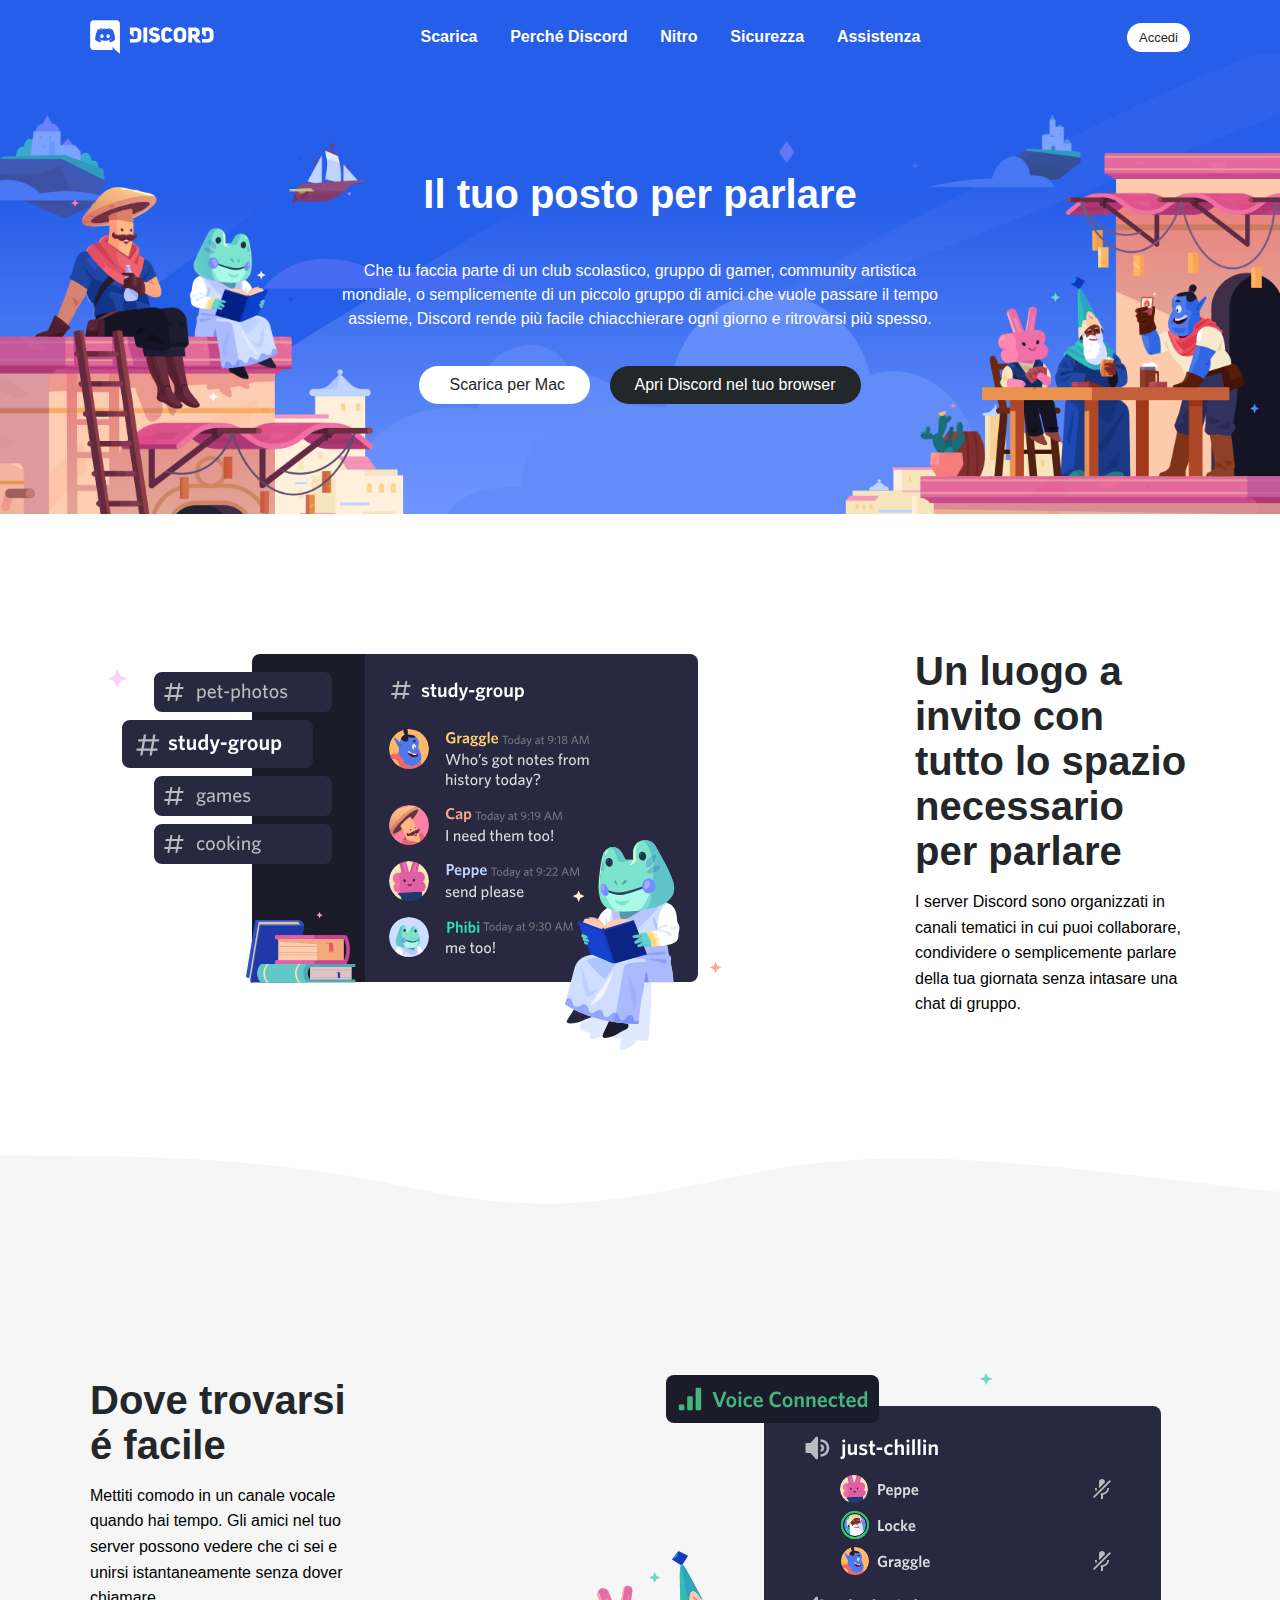
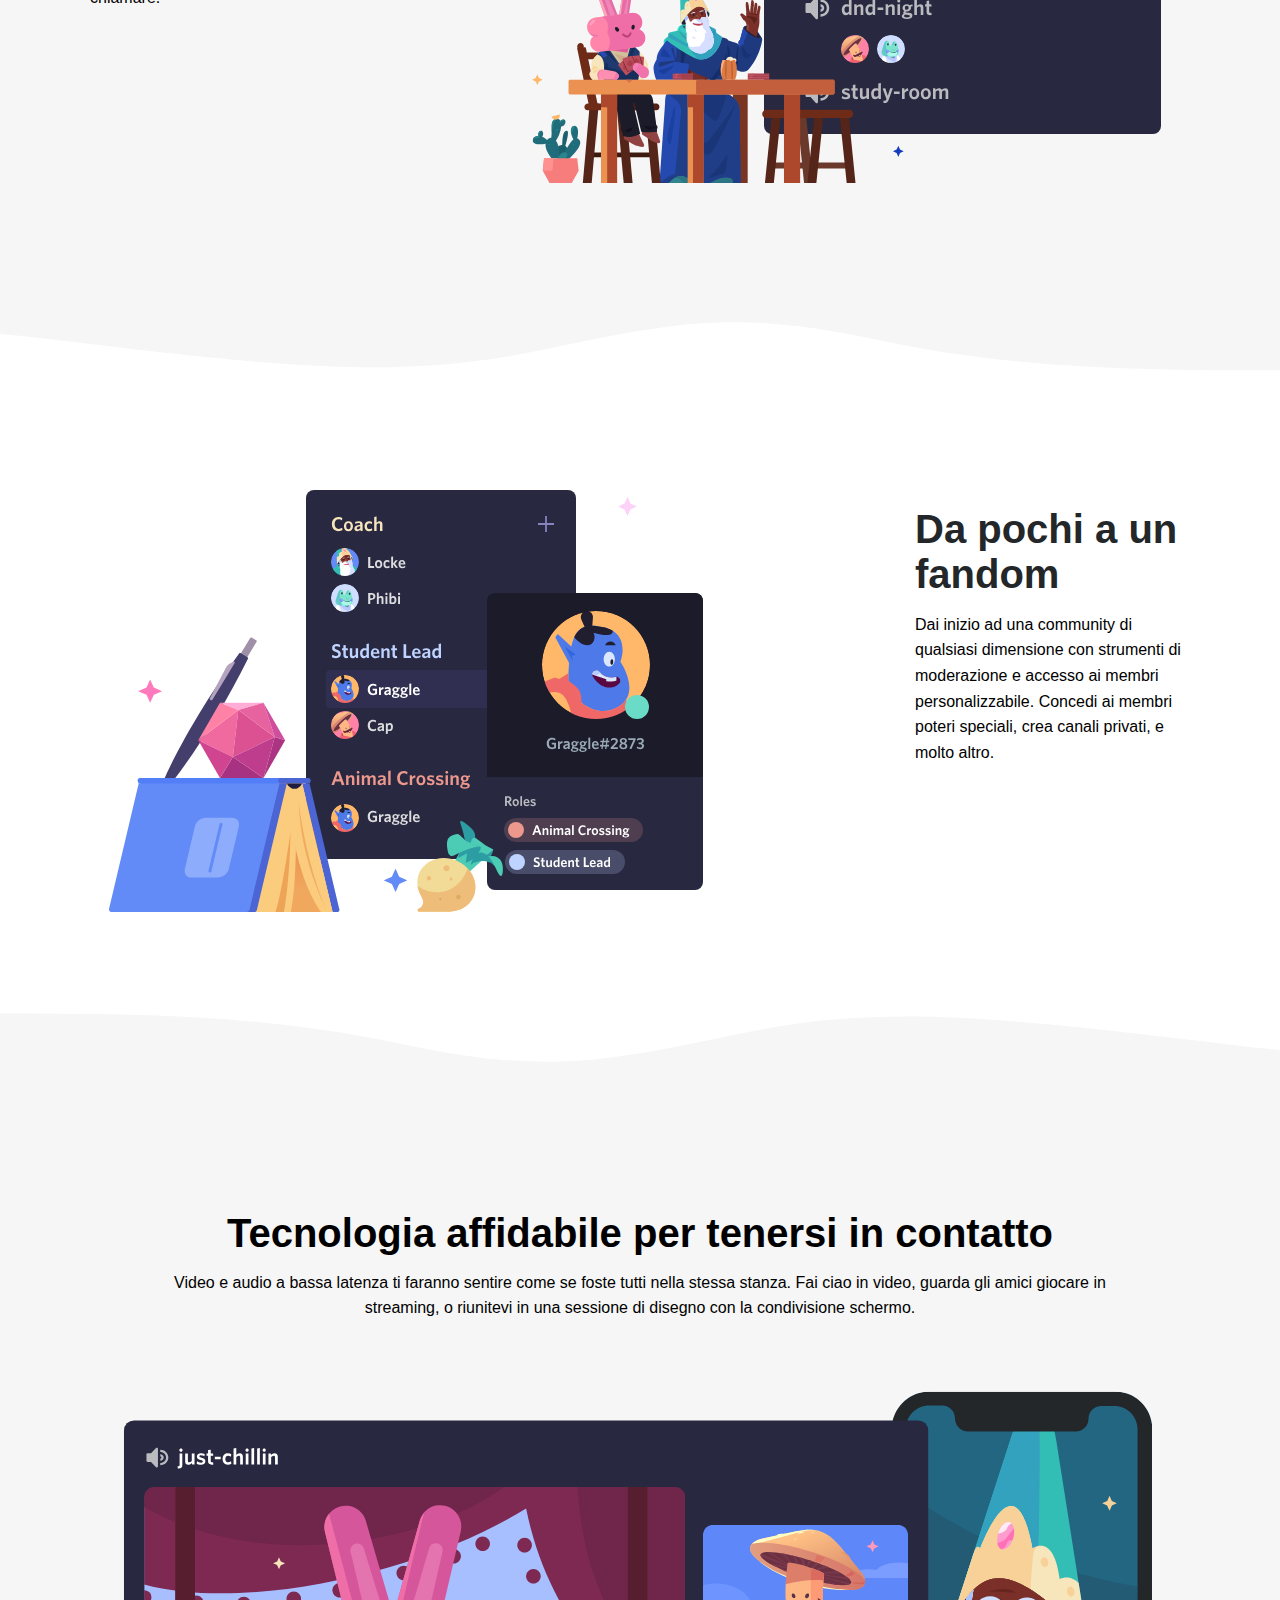
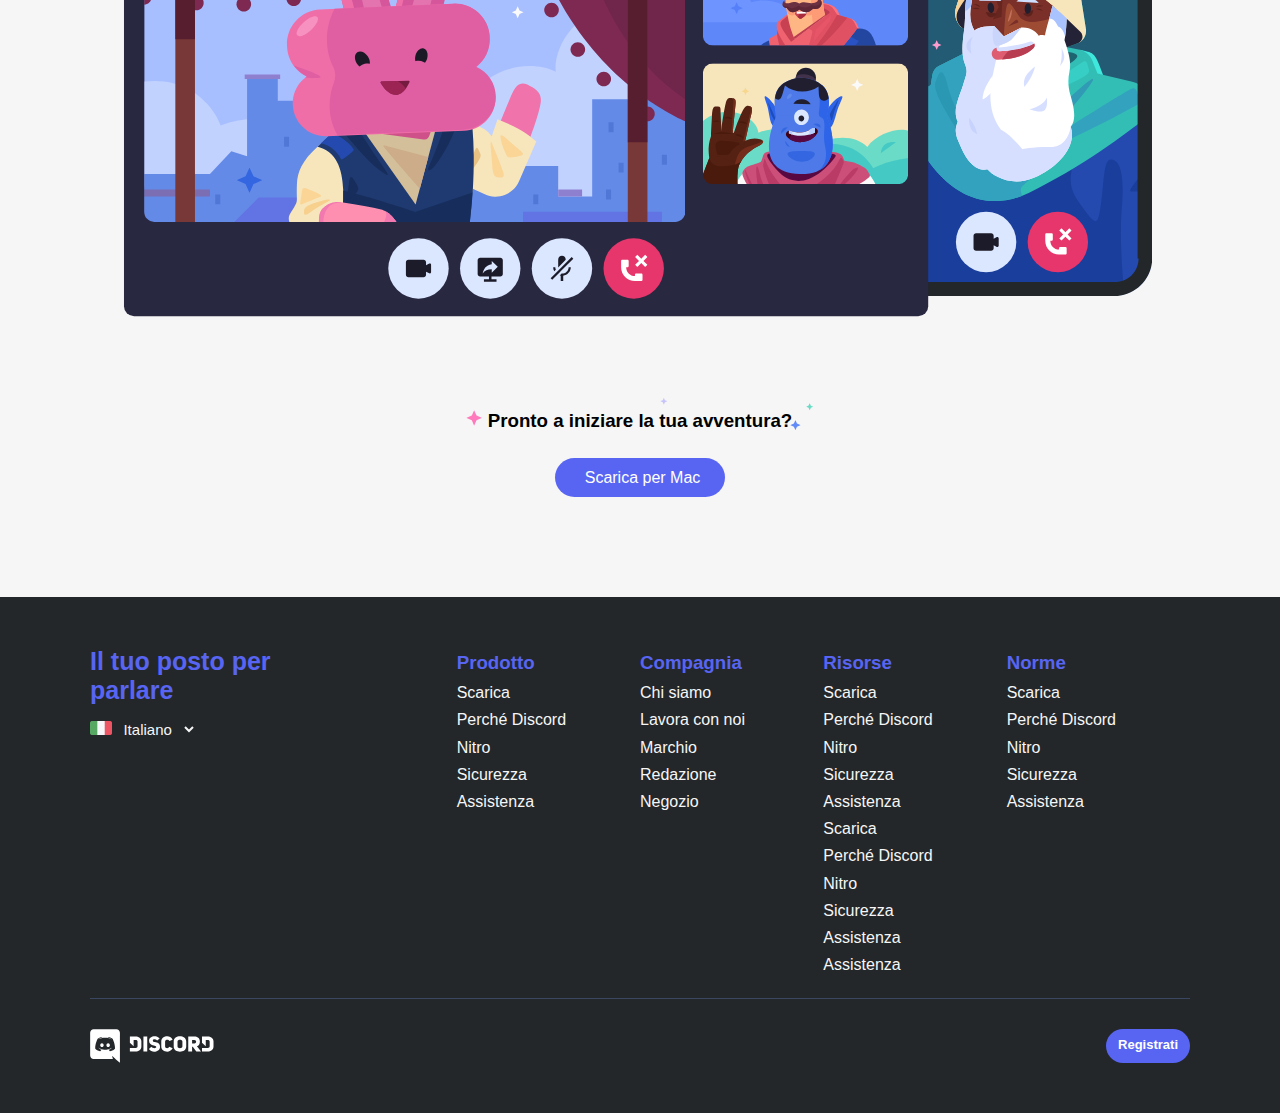
<file: index.html>
<!DOCTYPE html>
<html lang="it">
<head>
    <meta charset="UTF-8">
    <meta http-equiv="X-UA-Compatible" content="IE=edge">
    <meta name="viewport" content="width=device-width, initial-scale=1.0">
    <link rel="stylesheet" href="https://cdnjs.cloudflare.com/ajax/libs/font-awesome/6.2.0/css/all.min.css" integrity="sha512-xh6O/CkQoPOWDdYTDqeRdPCVd1SpvCA9XXcUnZS2FmJNp1coAFzvtCN9BmamE+4aHK8yyUHUSCcJHgXloTyT2A==" crossorigin="anonymous" referrerpolicy="no-referrer" />
    <link rel="stylesheet" href="./css/style.css">
    <title>Discord</title>
</head>
<body>

    <!-- header with nav and hero -->
    <header>
        <nav class="central-container flexnav">
            <img src="./img/logo.svg" alt="Logo Discord">
            <ul class="flexnav">
                <li><a href="#">Scarica</a></li>
                <li><a href="#">Perch&eacute; Discord</a></li>
                <li><a href="#">Nitro</a></li>
                <li><a href="#">Sicurezza</a></li>
                <li><a href="#">Assistenza</a></li>
            </ul>
            <a id="accedi" class="buttons btn-lightgray" href="./pages/accedi.html" target="_blank">Accedi</a>
        </nav>
        <section class="hero">
            <div class="hero-text">
                <h1>Il tuo posto per parlare</h1>
                <p>Che tu faccia parte di un club scolastico, gruppo di gamer, community artistica mondiale, o semplicemente di un piccolo gruppo di amici che vuole passare il tempo assieme, Discord rende più facile chiacchierare ogni giorno e ritrovarsi più spesso.</p>
                <div>
                    <a id="btn-mac" class="buttons btn-lightgray big-btn" href="#"><i class="fa-solid fa-down-long"></i> Scarica per Mac</a>
                    <a class="buttons btn-darkgray big-btn" href="#">Apri Discord nel tuo browser</a>
                </div>
            </div>
        </section>
    </header>

    <!-- main with 4 sections-->
    <main class="home">
        <section>
            <div class="central-container row-section">
                <img src="./img/item1.svg" alt="servers channels">
                <div class="txt-row">
                    <h2>Un luogo a invito con tutto lo spazio necessario per parlare</h2>
                    <p>I server Discord sono organizzati in canali tematici in cui puoi collaborare, condividere o semplicemente parlare della tua giornata senza intasare una chat di gruppo.</p>
                </div>    
            </div>    
        </section>
        <div class="wave">
            <svg class="wave-1hkxOo" version="1.1" xmlns="http://www.w3.org/2000/svg" viewBox="0 0 1440 100" preserveAspectRatio="none"><path class="wavePath-haxJK1 animationPaused-2hZ4IO" d="M826.337463,25.5396311 C670.970254,58.655965 603.696181,68.7870267 447.802481,35.1443383 C293.342778,1.81111414 137.33377,1.81111414 0,1.81111414 L0,150 L1920,150 L1920,1.81111414 C1739.53523,-16.6853983 1679.86404,73.1607868 1389.7826,37.4859505 C1099.70117,1.81111414 981.704672,-7.57670281 826.337463,25.5396311 Z" fill="currentColor"></path></svg>
        </div>
        <section class="bg-gray">
            <div class="central-container row-section row-reverse ">
                <img src="./img/item2.svg" alt="vocal channels">
                <div class="txt-row">
                    <h2>Dove trovarsi &eacute; facile</h2>
                    <p>Mettiti comodo in un canale vocale quando hai tempo. Gli amici nel tuo server possono vedere che ci sei e unirsi istantaneamente senza dover chiamare.</p>
                </div>    
            </div> 
        </section>
        <div class="wave-down">
            <svg class="wave-1hkxOo" version="1.1" xmlns="http://www.w3.org/2000/svg" viewBox="0 0 1440 100" preserveAspectRatio="none"><path class="wavePath-haxJK1 animationPaused-2hZ4IO" d="M826.337463,25.5396311 C670.970254,58.655965 603.696181,68.7870267 447.802481,35.1443383 C293.342778,1.81111414 137.33377,1.81111414 0,1.81111414 L0,150 L1920,150 L1920,1.81111414 C1739.53523,-16.6853983 1679.86404,73.1607868 1389.7826,37.4859505 C1099.70117,1.81111414 981.704672,-7.57670281 826.337463,25.5396311 Z" fill="currentColor"></path></svg>
        </div>
        <section>
            <div class="central-container row-section">
                <img src="./img/item3.svg" alt="members roles">
                <div class="txt-row">
                    <h2>Da pochi a un fandom</h2>
                    <p>Dai inizio ad una community di qualsiasi dimensione con strumenti di moderazione e accesso ai membri personalizzabile. Concedi ai membri poteri speciali, crea canali privati, e molto altro.</p>
                </div>    
            </div> 
        </section>
        <div class="wave">
            <svg class="wave-1hkxOo" version="1.1" xmlns="http://www.w3.org/2000/svg" viewBox="0 0 1440 100" preserveAspectRatio="none"><path class="wavePath-haxJK1 animationPaused-2hZ4IO" d="M826.337463,25.5396311 C670.970254,58.655965 603.696181,68.7870267 447.802481,35.1443383 C293.342778,1.81111414 137.33377,1.81111414 0,1.81111414 L0,150 L1920,150 L1920,1.81111414 C1739.53523,-16.6853983 1679.86404,73.1607868 1389.7826,37.4859505 C1099.70117,1.81111414 981.704672,-7.57670281 826.337463,25.5396311 Z" fill="currentColor"></path></svg>
        </div>
        <section class="bg-gray">
            <div class="central-container col-section">
                <div class="text-wrap">
                    <h2>Tecnologia affidabile per tenersi in contatto</h2>
                    <p>Video e audio a bassa latenza ti faranno sentire come se foste tutti nella stessa stanza. Fai ciao in video, guarda gli amici giocare in streaming, o riunitevi in una sessione di disegno con la condivisione schermo.</p>
                </div>
                <img src="./img/item4-big.svg" alt="video straming">
                <div id="stars">
                    <h3>Pronto a iniziare la tua avventura?</h3>
                </div>
                <a class="buttons btn-lightblue big-btn" href="#"><i class="fa-solid fa-down-long"></i> Scarica per Mac</a>
            </div>
        </section>
    </main>

    <!-- footer with 1 section 5 col + 1 last section -->
    <footer>
        <!-- 5 col -->
        <section class="central-container widget">
            <!-- col 1 slogan e social -->
            <div>
                <h4>Il tuo posto per parlare</h4>
                <label for="lang"><img src="./img/ita.png" alt="language flag"></label>
                <select name="lang" id="lang">
                    <option value="">Italiano</option>
                    <option value="">English</option>
                    <option value="">Francais</option>
                    <option value="">Detusch</option>
                  </select>
                <div class="social">
                    <a href=""><i class="fa-brands fa-twitter"></i></a>
                    <a href=""><i class="fa-brands fa-instagram"></i></a>
                    <a href=""><i class="fa-brands fa-facebook"></i></a>
                    <a href=""><i class="fa-brands fa-youtube"></i></a>
                </div>
            </div>
            <!-- col 2 nav -->
            <div class="col footer-nav">
                <h3>Prodotto</h3>
                <nav>
                    <ul>
                        <li><a href="#">Scarica</a></li>
                        <li><a href="#">Perch&eacute; Discord</a></li>
                        <li><a href="#">Nitro</a></li>
                        <li><a href="#">Sicurezza</a></li>
                        <li><a href="#">Assistenza</a></li>
                    </ul>
                </nav>
            </div>
            <!-- col 3 nav -->
            <div class="col footer-nav">
                <h3>Compagnia</h3>
                <nav>
                    <ul>
                        <li><a href="#">Chi siamo</a></li>
                        <li><a href="#">Lavora con noi</a></li>
                        <li><a href="#">Marchio</a></li>
                        <li><a href="#">Redazione</a></li>
                        <li><a href="#">Negozio</a></li>
                    </ul>
                </nav>
            </div>
            <!-- col 4 nav -->
            <div class="col footer-nav">
                <h3>Risorse</h3>
                <nav>
                    <ul>
                        <li><a href="#">Scarica</a></li>
                        <li><a href="#">Perch&eacute; Discord</a></li>
                        <li><a href="#">Nitro</a></li>
                        <li><a href="#">Sicurezza</a></li>
                        <li><a href="#">Assistenza</a></li>
                        <li><a href="#">Scarica</a></li>
                        <li><a href="#">Perch&eacute; Discord</a></li>
                        <li><a href="#">Nitro</a></li>
                        <li><a href="#">Sicurezza</a></li>
                        <li><a href="#">Assistenza</a></li>
                        <li><a href="#">Assistenza</a></li>
                    </ul>
                </nav>
            </div>
            <!-- col 5 nav -->
            <div class="col footer-nav">
                <h3>Norme</h3>
                <nav>
                    <ul>
                        <li><a href="#">Scarica</a></li>
                        <li><a href="#">Perch&eacute; Discord</a></li>
                        <li><a href="#">Nitro</a></li>
                        <li><a href="#">Sicurezza</a></li>
                        <li><a href="#">Assistenza</a></li>
                    </ul>
                </nav>
            </div>
        </section>
        
        <!-- logo and registrati -->
        <section class="central-container">
            <img src="./img/logo.svg" alt="logo discord">
            <a id="registrati" class="buttons btn-lightblue" href="#">Registrati</a>
        </section>
    </footer>
</body>
</html>
</file>
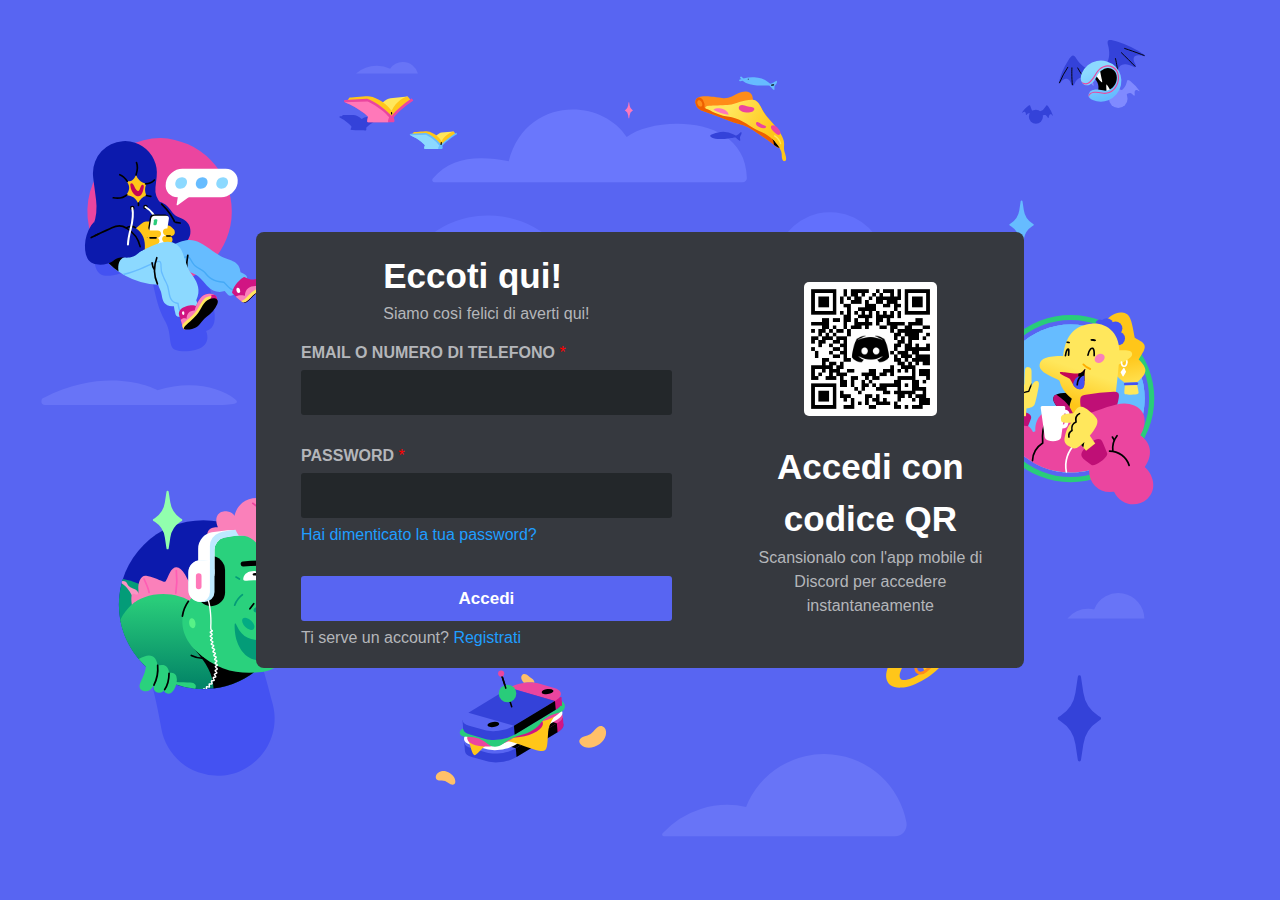
<file: pages/accedi.html>
<!DOCTYPE html>
<html lang="it">
<head>
    <meta charset="UTF-8">
    <meta http-equiv="X-UA-Compatible" content="IE=edge">
    <meta name="viewport" content="width=device-width, initial-scale=1.0">
    <link rel="stylesheet" href="https://cdnjs.cloudflare.com/ajax/libs/font-awesome/6.2.0/css/all.min.css" integrity="sha512-xh6O/CkQoPOWDdYTDqeRdPCVd1SpvCA9XXcUnZS2FmJNp1coAFzvtCN9BmamE+4aHK8yyUHUSCcJHgXloTyT2A==" crossorigin="anonymous" referrerpolicy="no-referrer" />
    <link rel="stylesheet" href="../css/style.css">
    <title>Accedi</title>
</head>
<body>
    <div id="pag-accedi">
        <!-- main container -->
        <main id="box-accedi">
            <!-- col left -->
            <section id="col-left" class="col-flex">
                <div>
                    <h2>Eccoti qui!</h2>
                    <p>Siamo così felici di averti qui!</p>
                </div>
                <div id="form-container">
                    <form action="" method="">
                        <label> <strong>EMAIL O NUMERO DI TELEFONO </strong><span class="red-txt">*</span></label>
                        <input type="text"><br><br>
                        <label><strong>PASSWORD </strong><span class="red-txt">*</span></label>
                        <input type="text"><br>
                        <a href="#" class="blue-txt">Hai dimenticato la tua password?</a><br><br>
                        <input type="submit" class="btn-lightblue" value="Accedi">
                        <p>Ti serve un account?<a href="#" class="blue-txt"> Registrati</a></p>
                    </form>
                </div>
            </section>

            <!-- col right -->
            <section id="col-right" class="col-flex">
                <img src="../img/qr.png" alt="qr code" id="qrcode">
                <div>
                    <h2>Accedi con codice QR</h2>
                    <p>Scansionalo con l'<span>app mobile di Discord</span> per accedere instantaneamente</p>
                </div>
            </section>
        </main>
    </div>
</body>
</html>
</file>
<file: css/style.css>
/* utilities */
* {
    margin: 0;
    padding: 0;
    box-sizing: border-box;
}

.debug {
    border: 1px solid rgb(255, 3, 3);
    min-height: 100px;
}

:root{
    --darkgray: #23272A;
    --white: white;
    --lightgray: #F6F6F6;
    --lightblue: #5865f2;
}

/* general */
body{
    font-family:  Helvetica, Arial, sans-serif;
    background-color: var(--white);
}

.central-container {
    max-width: 1100px;
    margin: 0 auto;
}

.bg-gray {
    background-color: var(--lightgray);
}

li {
    list-style: none;
}

i {
    margin-right: 5px;
}

/* buttons */
.buttons {
    display: inline-block;
    text-decoration: none;
    border-radius: 20px;
}

.big-btn {
    font-size: 16px;
    padding: 7px 25px;
}

.btn-lightgray {
    background-color: var(--white);
    color: var(--darkgray);
}

.btn-lightgray:hover {
    color:#255ee9 ;
    cursor: pointer;
}

.btn-darkgray {
    background-color: var(--darkgray);
    color: var(--white);
}

.btn-lightblue {
    background-color: var(--lightblue);
    color: var(--white);
}

.btn-darkgray:hover, .btn-lightblue:hover {
    opacity: 0.9;
    box-shadow: 2px 3px 20px 0px rgba(20, 20, 20, 0.5);
    cursor: pointer;
}

#btn-mac {
    margin-right: 15px;
}

/* header */
header {
    background-color: #255ee9;
    padding-top: 20px;
}

/* nav */
.flexnav {
    display: flex;
    flex-flow: row wrap;
    justify-content: space-between;
    align-items: center;
}

header nav ul {
    min-width: 500px;
}

header nav ul li a {
    text-decoration: none;
    color: var(--white);
    font-weight: bold;
}

header nav ul li a:hover {
    text-decoration: underline;
}

#accedi {
    font-size: 13px;
    padding: 7px 12px;
}

/* hero */
.hero {
    background-image: url(../img/jumbo.png);
    background-size: cover;
    height: 460px;
    display: flex;
    justify-content: center;
    align-items: center;
}

.hero-text {
    max-width: 600px;
    min-height: 60%;
    text-align: center;
    line-height: 1.5;
    color: var(--white);
    display: flex;
    flex-direction: column;
    justify-content: space-around;
}

section.hero div h1 {
    font-size: 40px;
}

/* main */
main.home > section {
    padding-top: 100px;
    padding-bottom: 100px;
}

/* sections */
svg {
    display: block;
    color: var(--lightgray);
}

.wave-down {
    transform: rotate(180deg);
}

.row-section {
    display: flex;
    justify-content: space-between;
}

.row-reverse {
    flex-direction: row-reverse;
}

.txt-row {
    width: 25%;
    padding-top: 35px;
}

div.txt-row h2 {
    font-size: 40px;
    color: var(--darkgray);
}

 div.txt-row p {
    line-height: 1.6;
    margin-top: 15px;
 }

 /* last section in main */
.col-section {
    display: flex;
    flex-direction: column;
    align-items: center;
    text-align: center;
    line-height: 1.6;
}

.text-wrap {
    padding: 0 50px;
}

.col-section h2 {
    font-size: 40px;
    margin-bottom: 5px;
}

.col-section img {
    width: 100%;
    margin-bottom: 10px;
}

.col-section div#stars {
    background-image: url(../img/stars.svg);
    background-size: contain;
    background-repeat: no-repeat;
    width: 350px;
    height: 45px;
    margin-bottom: 15px;
}

.col-section h3 {
    line-height: 45px;
}

/* footer */
footer {
    background-color: var(--darkgray);
    color: var(--lightgray);
    padding: 50px;
}

.widget {
    display: flex;
    border-bottom: 1px solid #3b4661;
    margin-bottom: 30px;
    padding-bottom: 20px;
}

.widget > :first-child {
    flex-basis: calc((100% / 6) * 2);
    padding-right: 100px;
}

.col {
   flex-basis: calc(100% / 6);
   line-height: 1.7;
}

footer h4 {
    color: var(--lightblue);
    font-size: 25px;
    margin-bottom: 15px;
}

footer section.widget label img {
    width: 22px;
    margin-right: 3px;
}

footer section div.social i {
    margin-right: 15px;
    margin-top: 15px;
    font-size: 18px;
    color: var(--lightgray);
}

select[name="lang"] {
    background-color: var(--darkgray);
    border: none;
    color: var(--lightgray);
    font-size: 15px;
}

footer h3 {
    color: var(--lightblue);
}

.footer-nav {
    display: flex;
    flex-direction: column;
}

.footer-nav li a {
    color: var(--lightgray);
    list-style: none;
    text-decoration: none;
}

.footer-nav li a:hover {
    text-decoration: underline;
}

footer > :last-child {
    display: flex;
    justify-content: space-between;
}

#registrati {
    font-size: 13px;
    padding: 8px 12px;
    font-weight: bold;
}

/* page accedi */
#pag-accedi {
    background-image: url(../img/sfondoaccedi.svg);
    height: 100vh;
    display: flex;
    justify-content: center;
    align-items: center;
}

#pag-accedi main {
    background-color: #36393f;
    width: 60%;
    max-width: 1170px;
    min-height: 45%;
    color:#b4b6ba;
    display: flex;
    border-radius: 8px;
}

.col-flex {
    display: flex;
    flex-direction: column;
    align-items: center;
}

#pag-accedi main h2 {
    color: var(--white);
    font-size: 35px;
}

#col-left {
    width: 60%;
    justify-content: center;
    row-gap: 15px;
    line-height: 1.5;
}

#form-container {
    width: 100%;
}

form {
    margin: 0 45px;
}

#form > label {
    text-align: left;
}

.blue-txt {
    color:#1f9eff;
    text-decoration: none;
}

form input {
    width: 100%;
    height: 45px;
    border: none;
    border-radius: 3px;
    background-color: var(--darkgray);
    margin-top: 5px;
    margin-bottom: 5px;
    color: var(--lightgray);
}

form input:last-of-type {
    font-weight: bold;
    font-size: 17px;
}

.red-txt {
    color: red;
}

#col-right {
    width: 40%;
    padding: 50px 20px;
    row-gap: 25px;
}

#col-right > div {
    line-height: 1.5;
    text-align: center;
}

#qrcode {
    width: 50%;
    border-radius: 5px;
}
</file>
